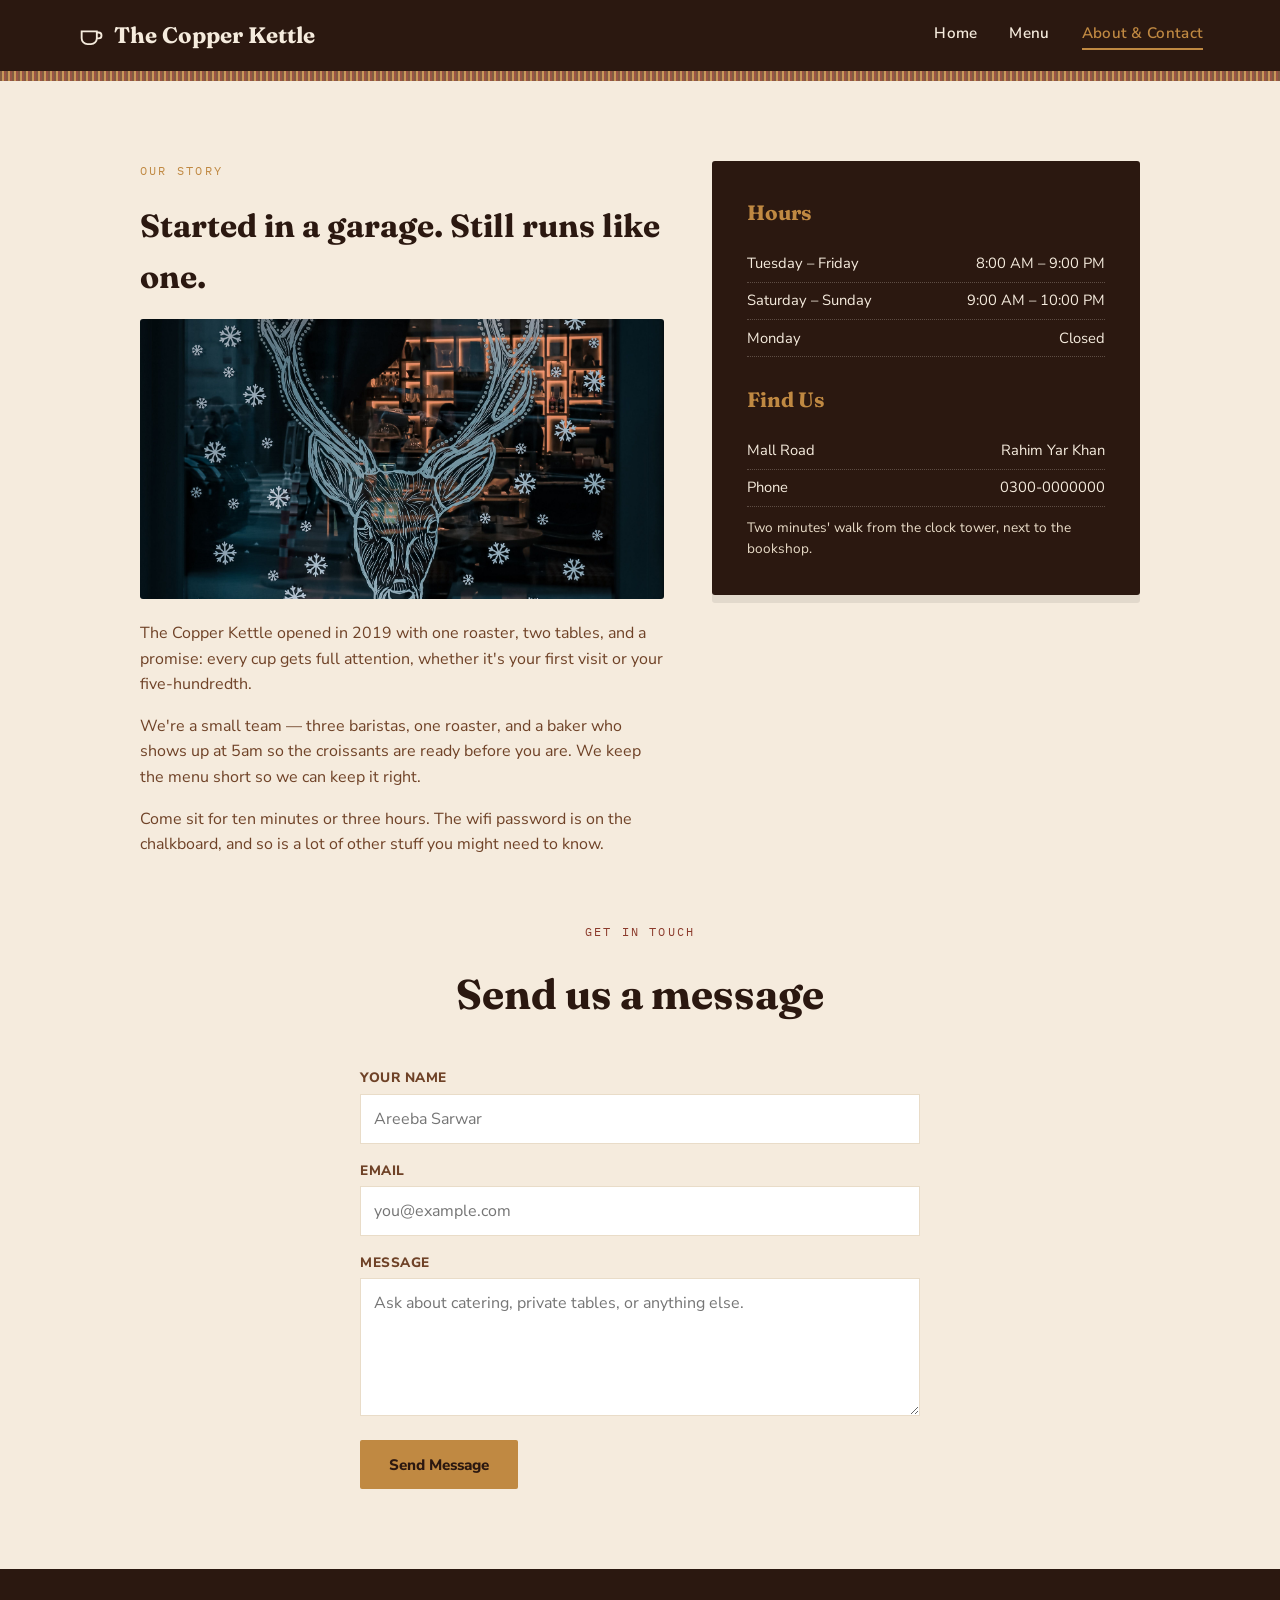
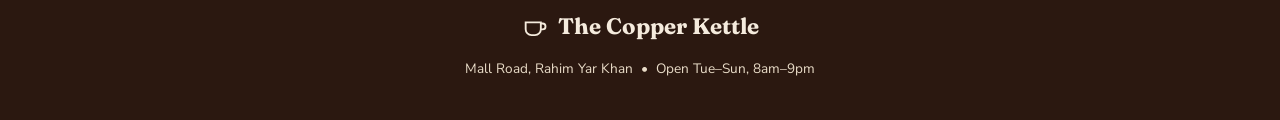
<file: about.html>
<!DOCTYPE html>
<html lang="en">
<head>
<meta charset="UTF-8">
<meta name="viewport" content="width=device-width, initial-scale=1.0">
<title>About &amp; Contact — The Copper Kettle</title>
<link rel="stylesheet" href="style.css">
</head>
<body>

<header class="site-header">
  <a href="index.html" class="brand">
    <svg viewBox="0 0 24 24" fill="none" xmlns="http://www.w3.org/2000/svg">
      <path d="M4 8h13v6a5 5 0 0 1-5 5H9a5 5 0 0 1-5-5V8z" stroke="#F5EBDD" stroke-width="1.6"/>
      <path d="M17 9h1.5a2.5 2.5 0 0 1 0 5H17" stroke="#F5EBDD" stroke-width="1.6"/>
    </svg>
    <span class="name">The Copper Kettle</span>
  </a>
  <nav class="site-nav">
    <a href="index.html">Home</a>
    <a href="menu.html">Menu</a>
    <a href="about.html" class="active">About &amp; Contact</a>
  </nav>
</header>

<div class="grain-divider"></div>

<section>
  <div class="about-grid">
    <div class="about-text">
      <span class="eyebrow">Our story</span>
      <h2>Started in a garage. Still runs like one.</h2>
      <img src="images/shop-front.jpg" alt="The Copper Kettle shop front" style="border-radius: 3px; margin-bottom: 1.4rem; width: 100%; height: 280px; object-fit: cover;">
      <p>The Copper Kettle opened in 2019 with one roaster, two tables, and a promise: every cup gets full attention, whether it's your first visit or your five-hundredth.</p>
      <p>We're a small team — three baristas, one roaster, and a baker who shows up at 5am so the croissants are ready before you are. We keep the menu short so we can keep it right.</p>
      <p>Come sit for ten minutes or three hours. The wifi password is on the chalkboard, and so is a lot of other stuff you might need to know.</p>
    </div>

    <div class="chalkboard">
      <h3>Hours</h3>
      <div class="hours-row"><span>Tuesday – Friday</span><span>8:00 AM – 9:00 PM</span></div>
      <div class="hours-row"><span>Saturday – Sunday</span><span>9:00 AM – 10:00 PM</span></div>
      <div class="hours-row"><span>Monday</span><span>Closed</span></div>
      <h3 style="margin-top:1.6rem;">Find Us</h3>
      <div class="hours-row"><span>Mall Road</span><span>Rahim Yar Khan</span></div>
      <div class="hours-row"><span>Phone</span><span>0300-0000000</span></div>
      <p class="map-note" style="color:var(--cream-dim);">Two minutes' walk from the clock tower, next to the bookshop.</p>
    </div>
  </div>

  <form class="contact-form">
    <div class="section-head" style="margin-bottom:1.5rem;">
      <span class="eyebrow">Get in touch</span>
      <h2>Send us a message</h2>
    </div>
    <div>
      <label for="name">Your name</label>
      <input type="text" id="name" name="name" placeholder="Areeba Sarwar" required>
    </div>
    <div>
      <label for="email">Email</label>
      <input type="email" id="email" name="email" placeholder="you@example.com" required>
    </div>
    <div>
      <label for="message">Message</label>
      <textarea id="message" name="message" rows="5" placeholder="Ask about catering, private tables, or anything else." required></textarea>
    </div>
    <button type="submit" class="btn" style="justify-self:start;">Send Message</button>
  </form>
</section>

<footer class="site-footer">
  <div class="brand">
    <svg viewBox="0 0 24 24" width="22" height="22" fill="none" xmlns="http://www.w3.org/2000/svg">
      <path d="M4 8h13v6a5 5 0 0 1-5 5H9a5 5 0 0 1-5-5V8z" stroke="#F5EBDD" stroke-width="1.6"/>
      <path d="M17 9h1.5a2.5 2.5 0 0 1 0 5H17" stroke="#F5EBDD" stroke-width="1.6"/>
    </svg>
    The Copper Kettle
  </div>
  <p>Mall Road, Rahim Yar Khan &nbsp;•&nbsp; Open Tue–Sun, 8am–9pm</p>
</footer>

</body>
</html>
</file>
<file: style.css>
/* The Copper Kettle — shared styles */

@import url('https://fonts.googleapis.com/css2?family=Fraunces:opsz,wght@9..144,400;9..144,600;9..144,700&family=Nunito+Sans:wght@400;600;800&family=IBM+Plex+Mono:wght@500&display=swap');

:root {
  --espresso: #2B1810;
  --roast: #6F4227;
  --caramel: #C08942;
  --cream: #F5EBDD;
  --rust: #8B3A2B;
  --cream-dim: #E9DCC8;
  --font-display: 'Fraunces', serif;
  --font-body: 'Nunito Sans', sans-serif;
  --font-mono: 'IBM Plex Mono', monospace;
}

* { box-sizing: border-box; margin: 0; padding: 0; }

html { scroll-behavior: smooth; }

body {
  background: var(--cream);
  color: var(--espresso);
  font-family: var(--font-body);
  line-height: 1.6;
}

a { color: inherit; text-decoration: none; }

img { max-width: 100%; display: block; }

/* ---------- Nav ---------- */
.site-header {
  background: var(--espresso);
  color: var(--cream);
  padding: 1.1rem 6vw;
  display: flex;
  align-items: center;
  justify-content: space-between;
  position: sticky;
  top: 0;
  z-index: 50;
}

.brand {
  font-family: var(--font-display);
  font-size: 1.4rem;
  font-weight: 700;
  display: flex;
  align-items: center;
  gap: 0.6rem;
}

.brand svg { width: 28px; height: 28px; }

.site-nav {
  display: flex;
  gap: 2rem;
  font-size: 0.95rem;
  font-weight: 600;
  letter-spacing: 0.02em;
}

.site-nav a {
  position: relative;
  padding-bottom: 4px;
}

.site-nav a.active,
.site-nav a:hover {
  color: var(--caramel);
}

.site-nav a.active::after {
  content: "";
  position: absolute;
  left: 0; right: 0; bottom: 0;
  height: 2px;
  background: var(--caramel);
}

/* ---------- Wood divider ---------- */
.grain-divider {
  height: 10px;
  background: repeating-linear-gradient(
    90deg,
    var(--roast) 0px, var(--roast) 2px,
    var(--caramel) 2px, var(--caramel) 4px,
    var(--rust) 4px, var(--rust) 6px
  );
  opacity: 0.85;
}

/* ---------- Hero ---------- */
.hero {
  position: relative;
  background: linear-gradient(180deg, var(--espresso) 0%, #3a2416 100%);
  color: var(--cream);
  padding: 7rem 6vw 6rem;
  overflow: hidden;
}

.hero-content {
  max-width: 640px;
  position: relative;
  z-index: 2;
}

.eyebrow {
  font-family: var(--font-mono);
  font-size: 0.78rem;
  letter-spacing: 0.18em;
  text-transform: uppercase;
  color: var(--caramel);
  margin-bottom: 1.2rem;
  display: block;
}

.hero h1 {
  font-family: var(--font-display);
  font-size: clamp(2.6rem, 6vw, 4.4rem);
  font-weight: 700;
  line-height: 1.05;
  margin-bottom: 1.3rem;
}

.hero p {
  font-size: 1.15rem;
  color: var(--cream-dim);
  max-width: 480px;
  margin-bottom: 2.2rem;
}

.btn {
  display: inline-block;
  font-family: var(--font-body);
  font-weight: 800;
  font-size: 0.95rem;
  padding: 0.9rem 1.8rem;
  border-radius: 2px;
  background: var(--caramel);
  color: var(--espresso);
  border: none;
  cursor: pointer;
  transition: transform 0.15s ease, background 0.15s ease;
}

.btn:hover { background: #d59a56; transform: translateY(-2px); }

.btn-outline {
  background: transparent;
  color: var(--cream);
  border: 1.5px solid var(--cream-dim);
  margin-left: 0.8rem;
}

.btn-outline:hover { background: rgba(245,235,221,0.1); }

/* steam animation */
.steam {
  position: absolute;
  right: 8vw;
  top: 20%;
  width: 200px;
  height: 320px;
  opacity: 0.55;
  z-index: 1;
}

.steam path {
  stroke: var(--cream);
  stroke-width: 3;
  fill: none;
  stroke-linecap: round;
  opacity: 0;
  animation: rise 6s ease-in infinite;
}
.steam path:nth-child(2) { animation-delay: 2s; }
.steam path:nth-child(3) { animation-delay: 4s; }

@keyframes rise {
  0%   { opacity: 0; transform: translateY(20px) scaleX(1); }
  20%  { opacity: 0.6; }
  80%  { opacity: 0.3; }
  100% { opacity: 0; transform: translateY(-60px) scaleX(1.4); }
}

@media (prefers-reduced-motion: reduce) {
  .steam path { animation: none; opacity: 0.25; }
}

/* ---------- Sections ---------- */
section { padding: 5rem 6vw; }

.section-head {
  max-width: 560px;
  margin: 0 auto 3rem;
  text-align: center;
}

.section-head .eyebrow { text-align: center; color: var(--rust); }

.section-head h2 {
  font-family: var(--font-display);
  font-size: clamp(1.9rem, 4vw, 2.6rem);
  color: var(--espresso);
}

.section-head p { color: var(--roast); margin-top: 0.8rem; }

/* ---------- Feature grid (home) ---------- */
.feature-grid {
  display: grid;
  grid-template-columns: repeat(3, 1fr);
  gap: 2rem;
  max-width: 1000px;
  margin: 0 auto;
}

.feature-card {
  background: #fff;
  border: 1px solid var(--cream-dim);
  border-top: 4px solid var(--caramel);
  padding: 2rem 1.6rem;
  text-align: left;
}

.feature-card h3 {
  font-family: var(--font-display);
  font-size: 1.25rem;
  margin-bottom: 0.6rem;
}

.feature-card p { font-size: 0.95rem; color: var(--roast); }

.feature-card .num {
  font-family: var(--font-mono);
  font-size: 0.8rem;
  color: var(--rust);
  display: block;
  margin-bottom: 0.8rem;
}

/* ---------- Our Space gallery (home) ---------- */
.space-gallery {
  display: grid;
  grid-template-columns: repeat(3, 1fr);
  gap: 1.2rem;
  max-width: 1000px;
  margin: 0 auto;
}

.space-gallery img {
  width: 100%;
  height: 260px;
  object-fit: cover;
  border-radius: 3px;
  filter: sepia(8%) saturate(105%);
  transition: transform 0.4s ease, filter 0.4s ease;
}

.space-gallery a:hover img {
  transform: scale(1.03);
  filter: sepia(0%) saturate(115%);
}

.space-gallery a:nth-child(2) { margin-top: 2.2rem; }
.space-gallery a:nth-child(3) { margin-top: -1rem; }

@media (max-width: 820px) {
  .space-gallery { grid-template-columns: 1fr; }
  .space-gallery a:nth-child(2),
  .space-gallery a:nth-child(3) { margin-top: 0; }
}

/* ---------- Menu item / category photos ---------- */
.menu-category-head {
  display: flex;
  align-items: center;
  gap: 1.2rem;
  margin-bottom: 1.4rem;
}

.menu-category-head img {
  width: 92px;
  height: 92px;
  object-fit: cover;
  border-radius: 4px;
  flex-shrink: 0;
}

.menu-category-head h3 {
  border-bottom: none;
  padding-bottom: 0;
  margin-bottom: 0;
}

/* ---------- Menu preview strip (home) ---------- */
.teaser {
  background: var(--cream-dim);
}

.teaser-row {
  max-width: 900px;
  margin: 0 auto;
  display: flex;
  justify-content: space-between;
  flex-wrap: wrap;
  gap: 1.5rem;
}

.teaser-item {
  flex: 1 1 220px;
  background: var(--cream);
  overflow: hidden;
  border-left: 3px solid var(--rust);
}

.teaser-item img {
  width: 100%;
  height: 160px;
  object-fit: cover;
}

.teaser-item-body {
  padding: 1.2rem 1.5rem;
}

.teaser-item h4 {
  font-family: var(--font-display);
  font-size: 1.1rem;
  margin-bottom: 0.3rem;
}

.teaser-item span {
  font-family: var(--font-mono);
  color: var(--rust);
  font-size: 0.9rem;
}

/* ---------- Menu page ---------- */
.menu-category {
  max-width: 780px;
  margin: 0 auto 3.5rem;
}

.menu-category h3 {
  font-family: var(--font-display);
  font-size: 1.5rem;
  color: var(--rust);
  border-bottom: 2px solid var(--cream-dim);
  padding-bottom: 0.6rem;
  margin-bottom: 1.4rem;
}

.menu-item {
  display: flex;
  justify-content: space-between;
  gap: 1rem;
  padding: 1rem 0;
  border-bottom: 1px dashed var(--cream-dim);
}

.menu-item-main h4 {
  font-family: var(--font-display);
  font-size: 1.1rem;
  font-weight: 600;
}

.menu-item-main p {
  font-size: 0.88rem;
  color: var(--roast);
  margin-top: 0.2rem;
  max-width: 420px;
}

.roast-dots {
  display: inline-flex;
  gap: 3px;
  margin-left: 0.6rem;
  vertical-align: middle;
}

.roast-dots span {
  width: 7px; height: 7px;
  border-radius: 50%;
  background: var(--cream-dim);
  display: inline-block;
}

.roast-dots span.filled { background: var(--roast); }

.menu-item-price {
  font-family: var(--font-mono);
  font-weight: 500;
  color: var(--espresso);
  white-space: nowrap;
  align-self: center;
}

.roast-legend {
  font-family: var(--font-mono);
  font-size: 0.8rem;
  color: var(--roast);
  max-width: 780px;
  margin: 0 auto 2.5rem;
  text-align: center;
}

/* ---------- About / contact ---------- */
.about-grid {
  display: grid;
  grid-template-columns: 1.1fr 0.9fr;
  gap: 3rem;
  max-width: 1000px;
  margin: 0 auto;
  align-items: start;
}

.about-text h2 {
  font-family: var(--font-display);
  font-size: 2rem;
  margin-bottom: 1rem;
}

.about-text p { margin-bottom: 1rem; color: var(--roast); }

.chalkboard {
  background: var(--espresso);
  color: var(--cream);
  padding: 2.2rem;
  border-radius: 3px;
  box-shadow: 0 8px 0 rgba(0,0,0,0.08);
}

.chalkboard h3 {
  font-family: var(--font-display);
  font-size: 1.3rem;
  color: var(--caramel);
  margin-bottom: 1rem;
}

.hours-row {
  display: flex;
  justify-content: space-between;
  font-size: 0.92rem;
  padding: 0.4rem 0;
  border-bottom: 1px dotted rgba(245,235,221,0.25);
}

.contact-form {
  max-width: 560px;
  margin: 3rem auto 0;
  display: grid;
  gap: 1rem;
}

.contact-form label {
  font-size: 0.85rem;
  font-weight: 800;
  text-transform: uppercase;
  letter-spacing: 0.04em;
  color: var(--roast);
  margin-bottom: 0.3rem;
  display: block;
}

.contact-form input,
.contact-form textarea {
  width: 100%;
  padding: 0.8rem;
  border: 1.5px solid var(--cream-dim);
  background: #fff;
  font-family: var(--font-body);
  font-size: 1rem;
  color: var(--espresso);
}

.contact-form input:focus,
.contact-form textarea:focus {
  outline: none;
  border-color: var(--caramel);
}

.map-note {
  font-size: 0.85rem;
  color: var(--roast);
  margin-top: 0.6rem;
}

/* ---------- Footer ---------- */
.site-footer {
  background: var(--espresso);
  color: var(--cream-dim);
  padding: 2.5rem 6vw;
  text-align: center;
  font-size: 0.85rem;
}

.site-footer .brand { justify-content: center; margin-bottom: 0.8rem; color: var(--cream); }

/* ---------- Responsive ---------- */
@media (max-width: 820px) {
  .site-nav { gap: 1.1rem; font-size: 0.85rem; }
  .feature-grid { grid-template-columns: 1fr; }
  .about-grid { grid-template-columns: 1fr; }
  .steam { display: none; }
  .hero { padding: 4.5rem 6vw 3.5rem; }
}

@media (max-width: 520px) {
  .site-header { padding: 1rem 5vw; }
  .brand span.name { display: none; }
  section { padding: 3.2rem 5vw; }
}

/* Focus visibility for accessibility */
a:focus-visible, button:focus-visible, input:focus-visible, textarea:focus-visible {
  outline: 2px solid var(--caramel);
  outline-offset: 2px;
}
</file>
